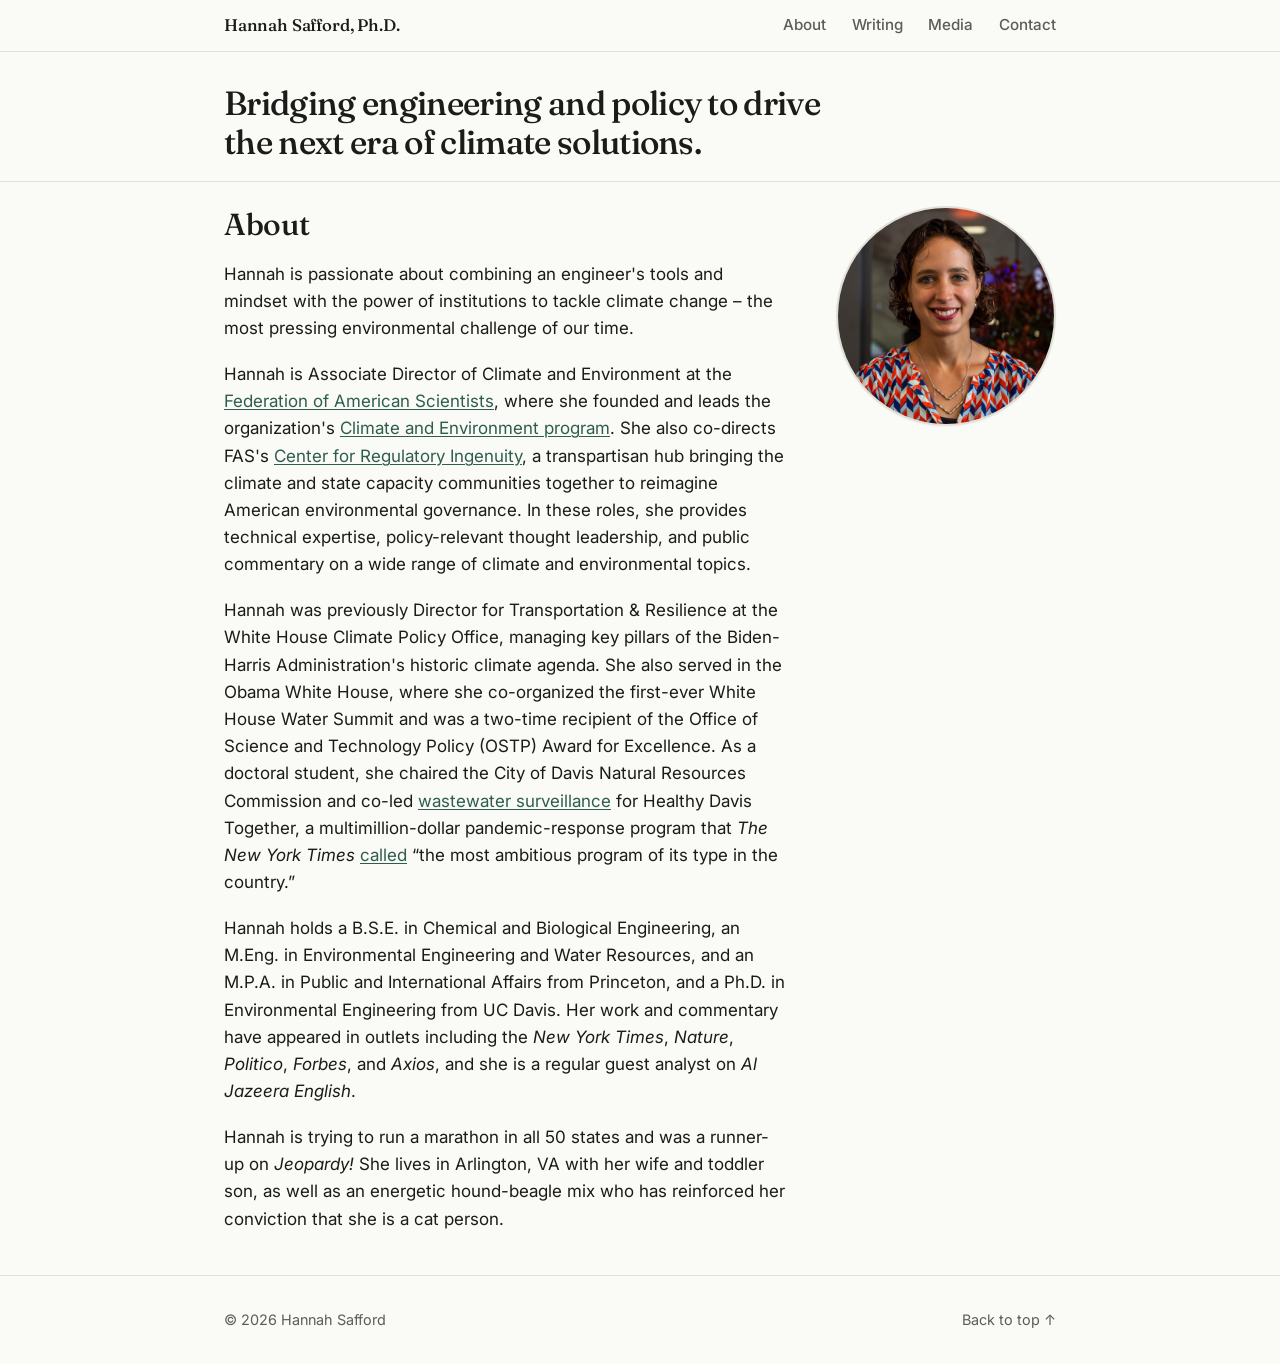
<file: index.html>
<!DOCTYPE html>
<html lang="en">
<head>
  <meta charset="UTF-8" />
  <meta name="viewport" content="width=device-width, initial-scale=1.0" />
  <title>Hannah Safford, Ph.D. — Engineering & Policy for Climate Solutions</title>
  <meta name="description" content="Hannah Safford, Ph.D. — environmental engineer, two-time White House appointee, and climate-policy leader working at the nexus of engineering and policy to drive the next era of climate solutions." />

  <link rel="canonical" href="https://hannahsafford.com/" />

  <meta property="og:title" content="Hannah Safford, Ph.D." />
  <meta property="og:description" content="Environmental engineer, two-time White House appointee, and climate-policy leader bridging engineering and policy to drive the next era of climate solutions." />
  <meta property="og:type" content="website" />
  <meta property="og:url" content="https://hannahsafford.com/" />
  <meta property="og:image" content="https://hannahsafford.com/assets/headshot.jpg" />
  <meta property="og:site_name" content="Hannah Safford, Ph.D." />

  <meta name="twitter:card" content="summary_large_image" />
  <meta name="twitter:title" content="Hannah Safford, Ph.D." />
  <meta name="twitter:description" content="Environmental engineer, two-time White House appointee, and climate-policy leader bridging engineering and policy to drive the next era of climate solutions." />
  <meta name="twitter:image" content="https://hannahsafford.com/assets/headshot.jpg" />

  <script type="application/ld+json">
  {
    "@context": "https://schema.org",
    "@type": "Person",
    "name": "Hannah Safford",
    "alternateName": "Hannah Safford, Ph.D.",
    "url": "https://hannahsafford.com/",
    "image": "https://hannahsafford.com/assets/headshot.jpg",
    "jobTitle": "Associate Director of Climate and Environment",
    "worksFor": {
      "@type": "Organization",
      "name": "Federation of American Scientists",
      "url": "https://fas.org"
    },
    "alumniOf": [
      { "@type": "CollegeOrUniversity", "name": "Princeton University" },
      { "@type": "CollegeOrUniversity", "name": "University of California, Davis" }
    ],
    "knowsAbout": [
      "Climate policy",
      "Environmental engineering",
      "Clean energy",
      "Regulatory policy",
      "Science policy"
    ],
    "sameAs": [
      "https://www.linkedin.com/in/hannahsaffordphd/",
      "https://www.youtube.com/@hsafford"
    ]
  }
  </script>

  <link rel="preconnect" href="https://fonts.googleapis.com" />
  <link rel="preconnect" href="https://fonts.gstatic.com" crossorigin />
  <link href="https://fonts.googleapis.com/css2?family=Fraunces:opsz,wght@9..144,400;9..144,500;9..144,600&family=Inter:wght@400;500;600&display=swap" rel="stylesheet" />

  <link rel="stylesheet" href="styles.css" />
</head>
<body>

  <header class="site-header">
    <div class="container header-inner">
      <a href="index.html" class="brand">Hannah Safford, Ph.D.</a>
      <nav class="primary-nav" aria-label="Primary">
        <a href="index.html#about">About</a>
        <a href="writing.html">Writing</a>
        <a href="media.html">Media</a>
        <a href="contact.html">Contact</a>
      </nav>
    </div>
  </header>

  <main id="top">

    <section class="hero">
      <div class="container">
        <h1>Bridging engineering and policy to drive the next era of climate solutions.</h1>
      </div>
    </section>

    <section id="about" class="section">
      <div class="container about-grid">
        <div class="about-copy">
          <h2>About</h2>
          <p>
            Hannah is passionate about combining an engineer's tools and mindset with the power of
            institutions to tackle climate change &ndash; the most pressing environmental challenge
            of our time.
          </p>
          <p>
            Hannah is Associate Director of Climate and Environment at the
            <a href="https://fas.org" target="_blank" rel="noopener">Federation of American Scientists</a>,
            where she founded and leads the organization's
            <a href="https://fas.org/issue/climate-environment/" target="_blank" rel="noopener">Climate and Environment program</a>.
            She also co-directs FAS's
            <a href="https://fas.org/initiative/regulatory-ingenuity/" target="_blank" rel="noopener">Center for Regulatory Ingenuity</a>,
            a transpartisan hub bringing the climate and state capacity communities together to
            reimagine American environmental governance. In these roles, she provides technical
            expertise, policy-relevant thought leadership, and public commentary on a wide range
            of climate and environmental topics.
          </p>
          <p>
            Hannah was previously Director for Transportation &amp; Resilience at the White House
            Climate Policy Office, managing key pillars of the Biden-Harris Administration's
            historic climate agenda. She also served in the Obama White House, where she
            co-organized the first-ever White House Water Summit and was a two-time recipient of
            the Office of Science and Technology Policy (OSTP) Award for Excellence. As a doctoral
            student, she chaired the City of Davis Natural Resources Commission and co-led
            <a href="https://www.enn.com/articles/69667-wastewater-monitoring-for-public-health" target="_blank" rel="noopener">wastewater surveillance</a>
            for Healthy Davis Together, a multimillion-dollar pandemic-response program that
            <em>The New York Times</em>
            <a href="https://www.nytimes.com/2021/01/30/us/college-coronavirus-california.html" target="_blank" rel="noopener">called</a>
            &ldquo;the most ambitious program of its type in the country.&rdquo;
          </p>
          <p>
            Hannah holds a B.S.E. in Chemical and Biological Engineering, an M.Eng. in
            Environmental Engineering and Water Resources, and an M.P.A. in Public and
            International Affairs from Princeton, and a Ph.D. in Environmental Engineering from
            UC Davis. Her work and commentary have appeared in outlets including the
            <em>New York Times</em>, <em>Nature</em>, <em>Politico</em>, <em>Forbes</em>, and
            <em>Axios</em>, and she is a regular guest analyst on <em>Al Jazeera English</em>.
          </p>
          <p>
            Hannah is trying to run a marathon in all 50 states and was a runner-up on
            <em>Jeopardy!</em> She lives in Arlington, VA with her wife and toddler son, as well
            as an energetic hound-beagle mix who has reinforced her conviction that she is a cat
            person.
          </p>
        </div>

        <aside class="about-aside">
          <img src="assets/headshot.jpg" alt="Hannah Safford" class="headshot-frame" />
        </aside>
      </div>
    </section>

  </main>

  <footer class="site-footer">
    <div class="container footer-inner">
      <span>&copy; <span id="year">2026</span> Hannah Safford</span>
      <a href="#top" class="back-to-top">Back to top &uarr;</a>
    </div>
  </footer>

  <script>
    document.getElementById('year').textContent = new Date().getFullYear();
  </script>

</body>
</html>
</file>
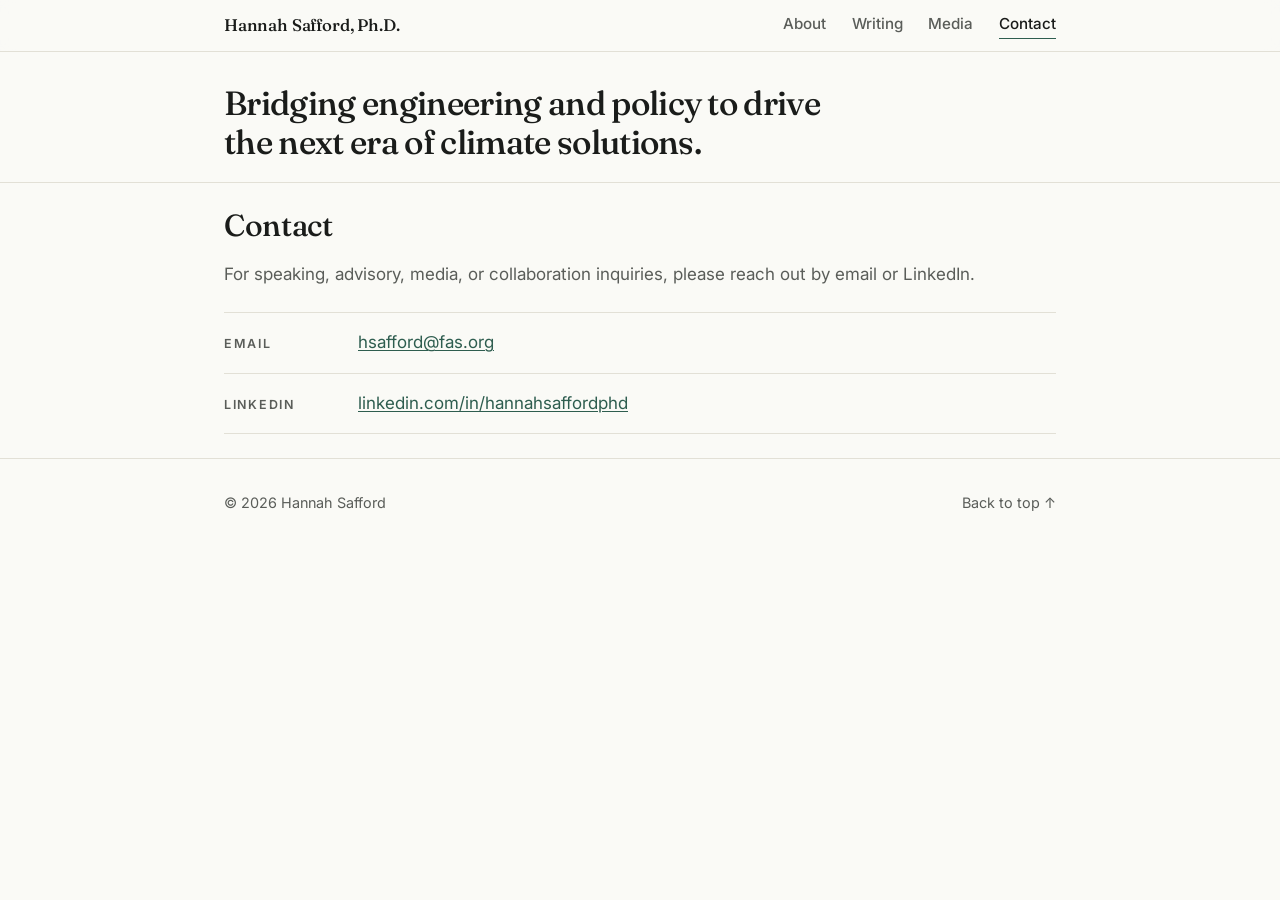
<file: contact.html>
<!DOCTYPE html>
<html lang="en">
<head>
  <meta charset="UTF-8" />
  <meta name="viewport" content="width=device-width, initial-scale=1.0" />
  <title>Contact &mdash; Hannah Safford, Ph.D.</title>
  <meta name="description" content="Contact Hannah Safford for speaking, advisory, media, or collaboration inquiries." />

  <link rel="canonical" href="https://hannahsafford.com/contact.html" />

  <meta property="og:title" content="Contact — Hannah Safford, Ph.D." />
  <meta property="og:description" content="Contact Hannah Safford for speaking, advisory, media, or collaboration inquiries." />
  <meta property="og:type" content="website" />
  <meta property="og:url" content="https://hannahsafford.com/contact.html" />
  <meta property="og:image" content="https://hannahsafford.com/assets/headshot.jpg" />
  <meta property="og:site_name" content="Hannah Safford, Ph.D." />

  <meta name="twitter:card" content="summary_large_image" />
  <meta name="twitter:title" content="Contact — Hannah Safford, Ph.D." />
  <meta name="twitter:description" content="Contact Hannah Safford for speaking, advisory, media, or collaboration inquiries." />
  <meta name="twitter:image" content="https://hannahsafford.com/assets/headshot.jpg" />

  <link rel="preconnect" href="https://fonts.googleapis.com" />
  <link rel="preconnect" href="https://fonts.gstatic.com" crossorigin />
  <link href="https://fonts.googleapis.com/css2?family=Fraunces:opsz,wght@9..144,400;9..144,500;9..144,600&family=Inter:wght@400;500;600&display=swap" rel="stylesheet" />

  <link rel="stylesheet" href="styles.css" />
</head>
<body>

  <header class="site-header">
    <div class="container header-inner">
      <a href="index.html" class="brand">Hannah Safford, Ph.D.</a>
      <nav class="primary-nav" aria-label="Primary">
        <a href="index.html">About</a>
        <a href="writing.html">Writing</a>
        <a href="media.html">Media</a>
        <a href="contact.html" aria-current="page">Contact</a>
      </nav>
    </div>
  </header>

  <main id="top">

    <section class="hero">
      <div class="container">
        <h1>Bridging engineering and policy to drive the next era of climate solutions.</h1>
      </div>
    </section>

    <section class="section">
      <div class="container contact-block">
        <h2>Contact</h2>
        <p class="section-intro">
          For speaking, advisory, media, or collaboration inquiries, please reach out by email or LinkedIn.
        </p>
        <ul class="contact-list">
          <li>
            <span class="contact-label">Email</span>
            <a href="mailto:hsafford@fas.org">hsafford@fas.org</a>
          </li>
          <li>
            <span class="contact-label">LinkedIn</span>
            <a href="https://www.linkedin.com/in/hannahsaffordphd/" target="_blank" rel="noopener">linkedin.com/in/hannahsaffordphd</a>
          </li>
        </ul>
      </div>
    </section>

  </main>

  <footer class="site-footer">
    <div class="container footer-inner">
      <span>&copy; <span id="year">2026</span> Hannah Safford</span>
      <a href="#top" class="back-to-top">Back to top &uarr;</a>
    </div>
  </footer>

  <script>
    document.getElementById('year').textContent = new Date().getFullYear();
  </script>

</body>
</html>
</file>
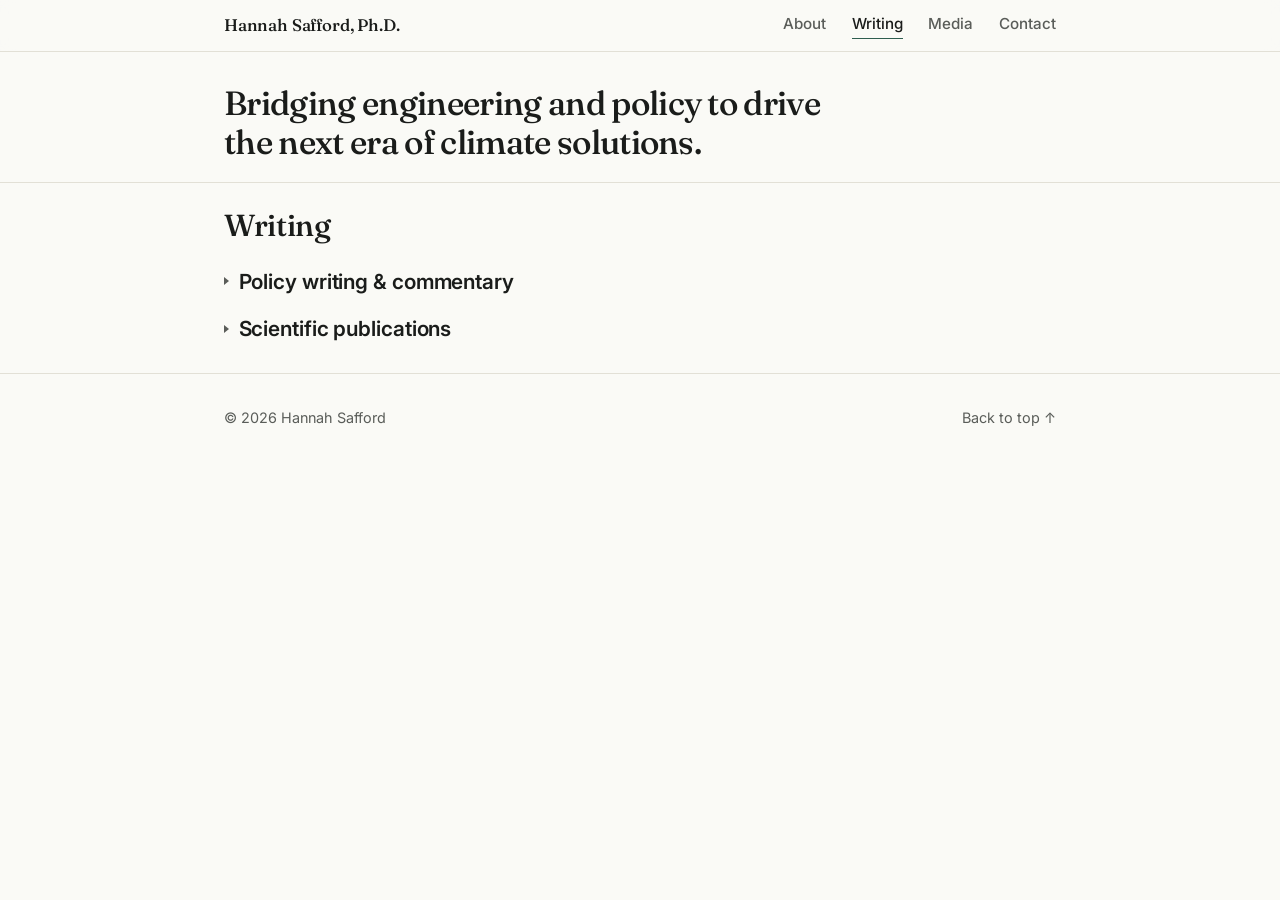
<file: writing.html>
<!DOCTYPE html>
<html lang="en">
<head>
  <meta charset="UTF-8" />
  <meta name="viewport" content="width=device-width, initial-scale=1.0" />
  <title>Writing &amp; Publications &mdash; Hannah Safford, Ph.D.</title>
  <meta name="description" content="Scientific publications and policy writing by Hannah Safford on climate, regulatory ingenuity, clean energy, and science policy." />

  <link rel="canonical" href="https://hannahsafford.com/writing.html" />

  <meta property="og:title" content="Writing &amp; Publications — Hannah Safford, Ph.D." />
  <meta property="og:description" content="Scientific publications and policy writing by Hannah Safford on climate, regulatory ingenuity, clean energy, and science policy." />
  <meta property="og:type" content="website" />
  <meta property="og:url" content="https://hannahsafford.com/writing.html" />
  <meta property="og:image" content="https://hannahsafford.com/assets/headshot.jpg" />
  <meta property="og:site_name" content="Hannah Safford, Ph.D." />

  <meta name="twitter:card" content="summary_large_image" />
  <meta name="twitter:title" content="Writing &amp; Publications — Hannah Safford, Ph.D." />
  <meta name="twitter:description" content="Scientific publications and policy writing by Hannah Safford on climate, regulatory ingenuity, clean energy, and science policy." />
  <meta name="twitter:image" content="https://hannahsafford.com/assets/headshot.jpg" />

  <link rel="preconnect" href="https://fonts.googleapis.com" />
  <link rel="preconnect" href="https://fonts.gstatic.com" crossorigin />
  <link href="https://fonts.googleapis.com/css2?family=Fraunces:opsz,wght@9..144,400;9..144,500;9..144,600&family=Inter:wght@400;500;600&display=swap" rel="stylesheet" />

  <link rel="stylesheet" href="styles.css" />
</head>
<body>

  <header class="site-header">
    <div class="container header-inner">
      <a href="index.html" class="brand">Hannah Safford, Ph.D.</a>
      <nav class="primary-nav" aria-label="Primary">
        <a href="index.html">About</a>
        <a href="writing.html" aria-current="page">Writing</a>
        <a href="media.html">Media</a>
        <a href="contact.html">Contact</a>
      </nav>
    </div>
  </header>

  <main id="top">

    <section class="hero">
      <div class="container">
        <h1>Bridging engineering and policy to drive the next era of climate solutions.</h1>
      </div>
    </section>

    <section class="section">
      <div class="container">
        <h2>Writing</h2>

        <details class="collapsible">
          <summary class="collapsible-heading">Policy writing &amp; commentary</summary>
          <ul class="writing-list">
            <li>
              <a href="https://fas.org/publication/revitalizing-us-auto-industry/" target="_blank" rel="noopener" class="writing-title">A plan for revitalizing the U.S. auto industry</a>
              <span class="writing-venue"><em>Federation of American Scientists</em>, 2026. With Segall, C.; Mohanty, P.; Randolph, L.</span>
            </li>
            <li>
              <a href="https://fas.org/publication/beyond-cap-and-trade/" target="_blank" rel="noopener" class="writing-title">Beyond cap and trade</a>
              <span class="writing-venue"><em>Federation of American Scientists</em>, 2026. With Meyers, S.; Segall, C.</span>
            </li>
            <li>
              <a href="https://fas.org/publication/fy27-budget-request-climate-energy/" target="_blank" rel="noopener" class="writing-title">FY27 budget request: Climate and energy analysis</a>
              <span class="writing-venue"><em>Federation of American Scientists</em>, 2026. With Blackband, J.; Brouns, Z.; Burton, A.; et al.</span>
            </li>
            <li>
              <a href="https://curate.nd.edu/articles/report/_b_Policy_brief_b_Addressing_Inequality_Is_Critical_to_Social_and_Climate_Resilience/30483332" target="_blank" rel="noopener" class="writing-title">Addressing inequality is critical to social and climate resilience</a>
              <span class="writing-venue">Notre Dame University, Keough School of Global Affairs, 2025. With Segall, C.; Oka, R.; Ostermann, S.; et al.</span>
            </li>
            <li>
              <a href="https://www.nytimes.com/2025/10/08/opinion/vaccines-children.html" target="_blank" rel="noopener" class="writing-title">Letter to the editor on wildfire smoke impacts</a>
              <span class="writing-venue"><em>The New York Times</em>, 2025.</span>
            </li>
            <li>
              <a href="https://fas.org/publication/abundance-public-trust-climate-guidance/" target="_blank" rel="noopener" class="writing-title">Beyond binary debates: How an &ldquo;abundance&rdquo; framing can restore public trust and guide climate solutions</a>
              <span class="writing-venue"><em>Federation of American Scientists</em>, 2025. With Segall, C.</span>
            </li>
            <li>
              <a href="https://fas.org/publication/de-risking-the-clean-energy-transition/" target="_blank" rel="noopener" class="writing-title">De-risking the clean energy transition: Opportunities and principles for subnational actors</a>
              <span class="writing-venue"><em>Federation of American Scientists</em>, 2025. With Segall, C.; Barranco, A.; Williams, P.</span>
            </li>
            <li>
              <a href="https://fas.org/publication/summer-heating-up-underprepared/" target="_blank" rel="noopener" class="writing-title">It&rsquo;s summer, America&rsquo;s heating up, and we&rsquo;re even more unprepared</a>
              <span class="writing-venue"><em>Federation of American Scientists</em>, 2025. With Wickerson, G.</span>
            </li>
            <li>
              <a href="https://fas.org/publication/federal-climate-policy-how-working/" target="_blank" rel="noopener" class="writing-title">Federal climate policy is being gutted. What does that say about how well it was working?</a>
              <span class="writing-venue"><em>Federation of American Scientists</em>, 2025. With Segall, C.; Fleming, K.; Krishnaswami, A.</span>
            </li>
            <li>
              <a href="https://fas.org/publication/building-an-environmental-regulatory-system-that-delivers-for-america/" target="_blank" rel="noopener" class="writing-title">Building an environmental regulatory system that delivers for America</a>
              <span class="writing-venue"><em>Federation of American Scientists</em>, 2025. With Thompson, J.; Blackband, J.; Segall, C.</span>
            </li>
            <li>
              <a href="https://www.ibj.com/articles/hannah-safford-and-jake-higdon-trumps-actions-are-killing-manufacturing-renaissance" target="_blank" rel="noopener" class="writing-title">Trump&rsquo;s actions are killing manufacturing renaissance</a>
              <span class="writing-venue"><em>Indianapolis Business Journal</em>, 2025. With Higdon, J.</span>
            </li>
            <li>
              <a href="https://fas.org/publication/2025-heat-policy-agenda/" target="_blank" rel="noopener" class="writing-title">2025 heat policy agenda</a>
              <span class="writing-venue"><em>Federation of American Scientists</em>, 2025. With Wickerson, G.; Burton, A.</span>
            </li>
            <li>
              <a href="https://s3.amazonaws.com/uploads.fas.org/2022/11/02140508/WHEJAC-Progress-Assessment.pdf" target="_blank" rel="noopener" class="writing-title">Assessment of progress on the White House Environmental Justice Advisory Council (WHEJAC)&rsquo;s Justice40 recommendations</a>
              <span class="writing-venue"><em>Federation of American Scientists</em>, 2022. With White, A.; Goldman, E.; Iyer, V.</span>
            </li>
            <li>
              <a href="https://fas.org/blogs/sciencepolicy/enviro-data-ira/" target="_blank" rel="noopener" class="writing-title">Environmental data in the Inflation Reduction Act</a>
              <span class="writing-venue"><em>Federation of American Scientists</em>, 2022.</span>
            </li>
            <li>
              <a href="https://www.dayoneproject.org/ideas/strengthening-policy-by-bringing-evidence-to-life/" target="_blank" rel="noopener" class="writing-title">Strengthening policy by bringing evidence to life</a>
              <span class="writing-venue"><em>Federation of American Scientists</em>, 2022. With Elliott, J.</span>
            </li>
            <li>
              <a href="https://www.dayoneproject.org/ideas/putting-redlines-in-the-green-economic-revitalization-through-innovative-neighborhood-markets/" target="_blank" rel="noopener" class="writing-title">Putting redlines in the green: Economic revitalization through innovative neighborhood markets</a>
              <span class="writing-venue"><em>Federation of American Scientists</em>, 2022. With Gillespie, C.</span>
            </li>
            <li>
              <a href="https://www.utilitydive.com/news/renewable-portfolio-standards-are-propelling-the-us-to-a-clean-energy-futur/591965/" target="_blank" rel="noopener" class="writing-title">Renewable portfolio standards are propelling the United States to a clean-energy future. But data practices are lagging</a>
              <span class="writing-venue"><em>Utility Dive</em>, 2020. With Behrsin, I.; Disano, F.</span>
            </li>
            <li>
              <a href="https://www.sciencedirect.com/science/article/pii/B9780128160886000018" target="_blank" rel="noopener" class="writing-title">Historical perspectives on managing automation and other disruptions in transportation</a>
              <span class="writing-venue">In <em>Empowering the New Mobility Workforce</em>, ISBN 978-0-12-816088-6, 2019. With Brown, A.; Sperling, D.</span>
            </li>
            <li>
              <a href="https://3rev.ucdavis.edu/sites/g/files/dgvnsk6431/files/files/page/Liability_PolicyBrief_010819.pdf" target="_blank" rel="noopener" class="writing-title">Automated vehicle liability and insurance</a>
              <span class="writing-venue">Policy brief and issue papers, UC Davis Policy Institute for Energy, Environment, and the Economy, 2019. With Anderson, G.J.; Brown, A.L.</span>
            </li>
            <li>
              <a href="https://californiawaterblog.com/2019/01/20/improving-public-perception-of-water-reuse/" target="_blank" rel="noopener" class="writing-title">Improving public perception of water reuse</a>
              <span class="writing-venue"><em>California WaterBlog</em>, 2019. With Lim, K.</span>
            </li>
            <li>
              <a href="https://californiawaterblog.com/2019/04/14/when-do-water-bonds-pass-evidence-from-past-elections/" target="_blank" rel="noopener" class="writing-title">When do water bonds pass? Lessons from past elections</a>
              <span class="writing-venue"><em>California WaterBlog</em>, 2019. With Craford, C.</span>
            </li>
            <li>
              <a href="https://www.forbes.com/sites/danielsperling/2019/08/19/the-business-case-for-mobility-data-sharing/" target="_blank" rel="noopener" class="writing-title">The business case for mobility data sharing</a>
              <span class="writing-venue"><em>Forbes</em>, 2019. With Sperling, D.</span>
            </li>
            <li>
              <a href="https://www.nature.com/articles/d41586-019-02372-3" target="_blank" rel="noopener" class="writing-title">Communicating science to policymakers: Six strategies for success</a>
              <span class="writing-venue"><em>Nature</em> (career column), 2019. With Brown, A.</span>
            </li>
            <li>
              <a href="https://wws.princeton.edu/sites/default/files/content/WWS%20591d%20Solar%20Report%202017.pdf" target="_blank" rel="noopener" class="writing-title">Solar gardens in the Garden State: Community solar recommendations for New Jersey</a>
              <span class="writing-venue">Princeton University School of Public and International Affairs, 2017. With Chang, V.; Goldenberg, C.; Hoskins, J.; et al.</span>
            </li>
            <li>
              <a href="https://obamawhitehouse.archives.gov/blog/2015/09/02/using-new-elevation-data-explore-arctic" target="_blank" rel="noopener" class="writing-title">Using new elevation data to explore the Arctic</a>
              <span class="writing-venue">White House OSTP blog, 2015. With Laurier, F.</span>
            </li>
            <li>
              <a href="https://www.whitehouse.gov/sites/default/files/microsites/ostp/cgies_research_agenda_final_082515.pdf" target="_blank" rel="noopener" class="writing-title">Ecosystem-service assessment: Research needs for coastal green infrastructure</a>
              <span class="writing-venue">National Science and Technology Council, 2015. Lead writer.</span>
            </li>
          </ul>
        </details>

        <details class="collapsible">
          <summary class="collapsible-heading">Scientific publications</summary>
          <ul class="writing-list">
            <li>
              <a href="https://www.nature.com/articles/s41545-023-00224-2" target="_blank" rel="noopener" class="writing-title">Flow virometry for water-quality assessment: Protocol optimization for a model virus and automation of data analysis</a>
              <span class="writing-venue"><em>npj Clean Water</em>, 2023, 6(28). With Johnson, M.M.; Bischel, H.N.</span>
            </li>
            <li>
              <a href="https://pubs.acs.org/doi/10.1021/acsestwater.2c00053" target="_blank" rel="noopener" class="writing-title">Wastewater-based epidemiology for COVID-19: Handling qPCR nondetects and comparing spatially granular wastewater and clinical data trends</a>
              <span class="writing-venue"><em>Environmental Science &amp; Technology Water</em>, 2022, 2(11): 2114&ndash;2124. With Zuniga-Montanez, R.E.; Kim, M.; Wu, X.; et al.</span>
            </li>
            <li>
              <a href="https://www.facetsjournal.com/doi/10.1139/facets-2022-0148" target="_blank" rel="noopener" class="writing-title">Wastewater surveillance for SARS-CoV-2 RNA in Canada</a>
              <span class="writing-venue"><em>FACETS</em>, 2022, 7(1). With Hrudey, S.E.; Bischel, H.N.; Charrois, J.; et al.</span>
            </li>
            <li>
              <a href="https://www.pnas.org/content/119/6/e2119600119/tab-article-info" target="_blank" rel="noopener" class="writing-title">Opinion: Wastewater analysis can be a powerful public health tool&mdash;if it&rsquo;s done sensibly</a>
              <span class="writing-venue"><em>Proceedings of the National Academy of Sciences</em>, 2022, 119(6). With Shapiro, K.; Bischel, H.N.</span>
            </li>
            <li>
              <a href="https://doi.org/10.3390/ijerph18094455" target="_blank" rel="noopener" class="writing-title">Wastewater surveillance for SARS-CoV-2 on college campuses: Initial efforts, lessons learned and research needs</a>
              <span class="writing-venue"><em>International Journal of Environmental Research and Public Health</em>, 2021, 18(9): 4455. With Harris-Lovett, S.; Nelson, K.; Beamer, P.; et al.</span>
            </li>
            <li>
              <a href="https://nemc.us/meeting/2021/load_abstract.php?id=295" target="_blank" rel="noopener" class="writing-title">The value of wastewater surveillance to support COVID-19 response in a community with large-scale asymptomatic testing</a>
              <span class="writing-venue">National Environmental Monitoring Conference, Seattle, WA, 2021.</span>
            </li>
            <li>
              <a href="https://link.springer.com/article/10.1007/s40518-020-00155-3" target="_blank" rel="noopener" class="writing-title">Prospects for a highly electric road transportation sector in the USA</a>
              <span class="writing-venue"><em>Current Sustainable/Renewable Energy Reports</em>, 2020, 7: 84&ndash;93. With Brown, A.L.; Fleming, K.L.</span>
            </li>
            <li>
              <a href="https://doi.org/10.1016/j.dib.2019.103872" target="_blank" rel="noopener" class="writing-title">Performance comparison of four commercially available cytometers using fluorescent, polystyrene, submicron-scale beads</a>
              <span class="writing-venue"><em>Data in Brief</em>, 2019, 103872. With Bischel, H.N.</span>
            </li>
            <li>
              <a href="https://doi.org/10.1016/j.watres.2018.12.016" target="_blank" rel="noopener" class="writing-title">Flow cytometry applications in water treatment, distribution, and reuse: A review</a>
              <span class="writing-venue"><em>Water Research</em>, 2019, 151: 110&ndash;133. With Bischel, H.N.</span>
            </li>
            <li>
              <a href="https://hannahsafford.files.wordpress.com/2019/01/setac-sacramento_november-2018.pdf" target="_blank" rel="noopener" class="writing-title">Flow cytometry for rapid detection, enumeration, and characterization of waterborne viruses</a>
              <span class="writing-venue">SETAC North America 39th Annual Meeting, Sacramento, CA, 2018. With Bischel, H.</span>
            </li>
            <li>
              <a href="https://pubs.acs.org/doi/10.1021/acs.est.8b00127" target="_blank" rel="noopener" class="writing-title">A review on energy, environmental, and sustainability implications of connected and automated vehicles</a>
              <span class="writing-venue"><em>Environmental Science &amp; Technology</em>, 2018, 52(20): 11449&ndash;11465. With Taiebat, M.; Brown, A.; Qu, S.; et al.</span>
            </li>
            <li>
              <a href="https://www.liebertpub.com/doi/abs/10.1089/ees.2017.0218" target="_blank" rel="noopener" class="writing-title">Citizen science for dissolved oxygen monitoring: Case studies from Georgia and Rhode Island</a>
              <span class="writing-venue"><em>Environmental Engineering Science</em>, 2018, 35(4): 362&ndash;372. With Peters, C.A.</span>
            </li>
            <li>
              <a href="https://link.springer.com/article/10.1007/s40571-014-0030-7" target="_blank" rel="noopener" class="writing-title">Coarse-grained variables for particle-based models: diffusion maps and animal swarming simulations</a>
              <span class="writing-venue"><em>Computational Particle Mechanics</em>, 2014, 1(4): 425&ndash;440. With Liu, P.; Couzin, I.D.; Kevrekidis, I.G.</span>
            </li>
            <li>
              <a href="https://www.dropbox.com/s/qe8jwj4nhotwji7/Soil%20Water%20Vapor%20Isotopes.pdf?dl=0" target="_blank" rel="noopener" class="writing-title">Soil water vapor isotopes: Combining continuous field measurements with experimental and modeling approaches in a semi-arid ecosystem</a>
              <span class="writing-venue">9th International Symposium on Applied Isotope Geochemistry, Tarragona, Spain, 2011. With Soderberg, K.; Good, S.P.; Ryan, K.; et al.</span>
            </li>
          </ul>
        </details>

      </div>
    </section>

  </main>

  <footer class="site-footer">
    <div class="container footer-inner">
      <span>&copy; <span id="year">2026</span> Hannah Safford</span>
      <a href="#top" class="back-to-top">Back to top &uarr;</a>
    </div>
  </footer>

  <script>
    document.getElementById('year').textContent = new Date().getFullYear();
  </script>

</body>
</html>
</file>
<file: styles.css>
/* ---------- Tokens ---------- */
:root {
  --bg: #fafaf6;
  --bg-alt: #f1efe8;
  --text: #1a1c1a;
  --text-muted: #5a5d59;
  --rule: #e2e0d6;
  --accent: #2e5d4f;
  --accent-hover: #1f4338;
  --max-width: 880px;
  --max-width-wide: 880px;
  --serif: "Fraunces", "Iowan Old Style", "Charter", Cambria, Georgia, serif;
  --sans: "Inter", -apple-system, BlinkMacSystemFont, "Segoe UI", Roboto, Helvetica, Arial, sans-serif;
}

/* ---------- Reset ---------- */
*, *::before, *::after { box-sizing: border-box; }
html { scroll-behavior: smooth; }
body {
  margin: 0;
  background: var(--bg);
  color: var(--text);
  font-family: var(--sans);
  font-size: 17px;
  line-height: 1.6;
  -webkit-font-smoothing: antialiased;
  -moz-osx-font-smoothing: grayscale;
}

img { max-width: 100%; display: block; }

a {
  color: var(--accent);
  text-decoration-thickness: 1px;
  text-underline-offset: 2px;
  transition: color 120ms ease;
}
a:hover { color: var(--accent-hover); }

h1, h2, h3 {
  font-family: var(--serif);
  font-weight: 500;
  letter-spacing: -0.01em;
  color: var(--text);
  margin: 0 0 0.6em;
}

h1 { font-size: clamp(2rem, 4.5vw, 3.1rem); line-height: 1.15; letter-spacing: -0.02em; }
h2 { font-size: clamp(1.5rem, 2.5vw, 1.9rem); line-height: 1.2; }

p { margin: 0 0 1.1em; }

/* ---------- Layout ---------- */
.container {
  width: 100%;
  max-width: var(--max-width);
  margin: 0 auto;
  padding: 0 1.5rem;
}

.section { padding: 1.5rem 0 1.5rem; border-top: 1px solid var(--rule); }
.section-alt { background: var(--bg-alt); }

/* ---------- Header / Nav ---------- */
.site-header {
  position: sticky;
  top: 0;
  z-index: 10;
  background: rgba(250, 250, 246, 0.85);
  backdrop-filter: saturate(140%) blur(8px);
  -webkit-backdrop-filter: saturate(140%) blur(8px);
  border-bottom: 1px solid var(--rule);
}
.header-inner {
  max-width: var(--max-width-wide);
  display: flex;
  align-items: center;
  justify-content: space-between;
  padding-top: 0.75rem;
  padding-bottom: 0.75rem;
  gap: 1rem;
}
.brand {
  font-family: var(--serif);
  font-weight: 500;
  font-size: 1.05rem;
  text-decoration: none;
  color: var(--text);
  letter-spacing: -0.01em;
}
.primary-nav {
  display: flex;
  gap: 1.6rem;
}
.primary-nav a {
  color: var(--text-muted);
  text-decoration: none;
  font-size: 0.95rem;
  font-weight: 500;
}
.primary-nav a:hover { color: var(--accent); }
.primary-nav a[aria-current="page"] {
  color: var(--text);
  border-bottom: 1.5px solid var(--accent);
  padding-bottom: 2px;
}

/* ---------- Hero ---------- */
.hero {
  padding: 2rem 0 1.25rem;
}
.hero h1 {
  font-size: clamp(1.5rem, 3vw, 2.1rem);
  max-width: 28ch;
  margin: 0;
}

/* ---------- About ---------- */
.about-grid {
  max-width: var(--max-width-wide);
  display: grid;
  grid-template-columns: minmax(0, 1fr) 220px;
  gap: 3rem;
  align-items: start;
}
.about-copy { max-width: none; }
.meta-line {
  margin-top: 2rem;
  font-size: 0.92rem;
  color: var(--text-muted);
  border-top: 1px solid var(--rule);
  padding-top: 1.2rem;
}

.about-aside { position: sticky; top: 6rem; }
.headshot-frame {
  width: 100%;
  aspect-ratio: 1 / 1;
  background: var(--bg-alt);
  border: 2px solid var(--rule);
  border-radius: 50%;
  display: flex;
  align-items: center;
  justify-content: center;
  color: var(--text-muted);
  object-fit: cover;
  box-shadow: 0 1px 2px rgba(0, 0, 0, 0.04);
}
.headshot-placeholder {
  font-family: var(--serif);
  font-style: italic;
  font-size: 1rem;
  letter-spacing: 0.04em;
}

/* ---------- Video link ---------- */
.video-link {
  position: relative;
  display: block;
  width: 66%;
  aspect-ratio: 16 / 9;
  margin: 0 auto 2rem;
  background: var(--bg-alt);
  border: 1px solid var(--rule);
  overflow: hidden;
  text-decoration: none;
  transition: transform 180ms ease, box-shadow 180ms ease;
}
.video-link:hover {
  transform: translateY(-1px);
  box-shadow: 0 4px 14px rgba(0, 0, 0, 0.08);
}
.video-link img {
  width: 100%;
  height: 100%;
  object-fit: cover;
  display: block;
}
.video-link-play {
  position: absolute;
  top: 50%;
  left: 50%;
  transform: translate(-50%, -50%);
  width: 64px;
  height: 64px;
  border-radius: 50%;
  background: rgba(0, 0, 0, 0.7);
  color: #fff;
  font-size: 1.6rem;
  display: flex;
  align-items: center;
  justify-content: center;
  padding-left: 6px;
  transition: background 180ms ease;
}
.video-link:hover .video-link-play {
  background: var(--accent);
}
@media (max-width: 720px) {
  .video-link { width: 100%; }
}

/* ---------- Collapsible ---------- */
.collapsible + .collapsible { margin-top: 0.5rem; }
.collapsible-heading {
  font-family: var(--sans);
  font-weight: 600;
  font-size: 1.3rem;
  line-height: 1.3;
  letter-spacing: -0.005em;
  color: var(--text);
  cursor: pointer;
  list-style: none;
  padding: 0.4rem 0;
  display: flex;
  align-items: center;
  gap: 0.6rem;
}
.collapsible-heading::-webkit-details-marker { display: none; }
.collapsible-heading::before {
  content: "";
  display: inline-block;
  width: 0;
  height: 0;
  border-left: 5px solid var(--text-muted);
  border-top: 4px solid transparent;
  border-bottom: 4px solid transparent;
  transition: transform 180ms ease;
  flex-shrink: 0;
}
.collapsible[open] > .collapsible-heading::before {
  transform: rotate(90deg);
}
.collapsible-heading:hover { color: var(--accent); }
.collapsible-heading:hover::before { border-left-color: var(--accent); }
.collapsible[open] > .writing-list { margin-top: 0.5rem; }

/* ---------- Writing ---------- */
.section-intro {
  color: var(--text-muted);
  margin-bottom: 1.5rem;
}

.writing-list {
  list-style: none;
  padding: 0;
  margin: 0;
}
.writing-list li {
  padding: 1rem 0;
  border-bottom: 1px solid var(--rule);
  display: flex;
  flex-direction: column;
  gap: 0.3rem;
}
.writing-list li:first-child { padding-top: 0; }
.writing-list li:last-child { border-bottom: none; }
.writing-title {
  font-family: var(--sans);
  font-size: 1.05rem;
  font-weight: 500;
  color: var(--text);
  text-decoration: none;
  line-height: 1.4;
}
.writing-title:hover {
  color: var(--accent);
  text-decoration: underline;
  text-decoration-thickness: 1px;
  text-underline-offset: 3px;
}
.writing-venue {
  font-size: 0.92rem;
  color: var(--text-muted);
}

/* ---------- Contact ---------- */
.contact-list {
  list-style: none;
  padding: 0;
  margin: 1.5rem 0 0;
  border-top: 1px solid var(--rule);
}
.contact-list li {
  display: grid;
  grid-template-columns: 110px 1fr;
  gap: 1.5rem;
  align-items: baseline;
  padding: 1rem 0;
  border-bottom: 1px solid var(--rule);
}
.contact-label {
  font-size: 0.78rem;
  letter-spacing: 0.14em;
  text-transform: uppercase;
  color: var(--text-muted);
  font-weight: 600;
}

/* ---------- Footer ---------- */
.site-footer {
  border-top: 1px solid var(--rule);
  padding: 2rem 0;
  font-size: 0.9rem;
  color: var(--text-muted);
}
.footer-inner {
  max-width: var(--max-width-wide);
  display: flex;
  justify-content: space-between;
  align-items: center;
  gap: 1rem;
}
.back-to-top {
  text-decoration: none;
  color: var(--text-muted);
}
.back-to-top:hover { color: var(--accent); }

/* ---------- Responsive ---------- */
@media (max-width: 720px) {
  body { font-size: 16px; }

  .hero { padding: 2.25rem 0 1.5rem; }
  .section { padding: 1.25rem 0 1.25rem; }

  .header-inner {
    flex-direction: column;
    align-items: flex-start;
    gap: 0.6rem;
  }
  .primary-nav { gap: 1.2rem; }

  .about-grid {
    grid-template-columns: 1fr;
    gap: 1.5rem;
  }
  .about-copy { order: 2; }
  .about-aside {
    order: 1;
    position: static;
    max-width: 200px;
    margin: 0 auto;
  }

  .contact-list li {
    grid-template-columns: 1fr;
    gap: 0.2rem;
  }

  .footer-inner {
    flex-direction: column;
    align-items: flex-start;
  }
}

/* ---------- Reduced motion ---------- */
@media (prefers-reduced-motion: reduce) {
  html { scroll-behavior: auto; }
  * { transition: none !important; }
}
</file>
